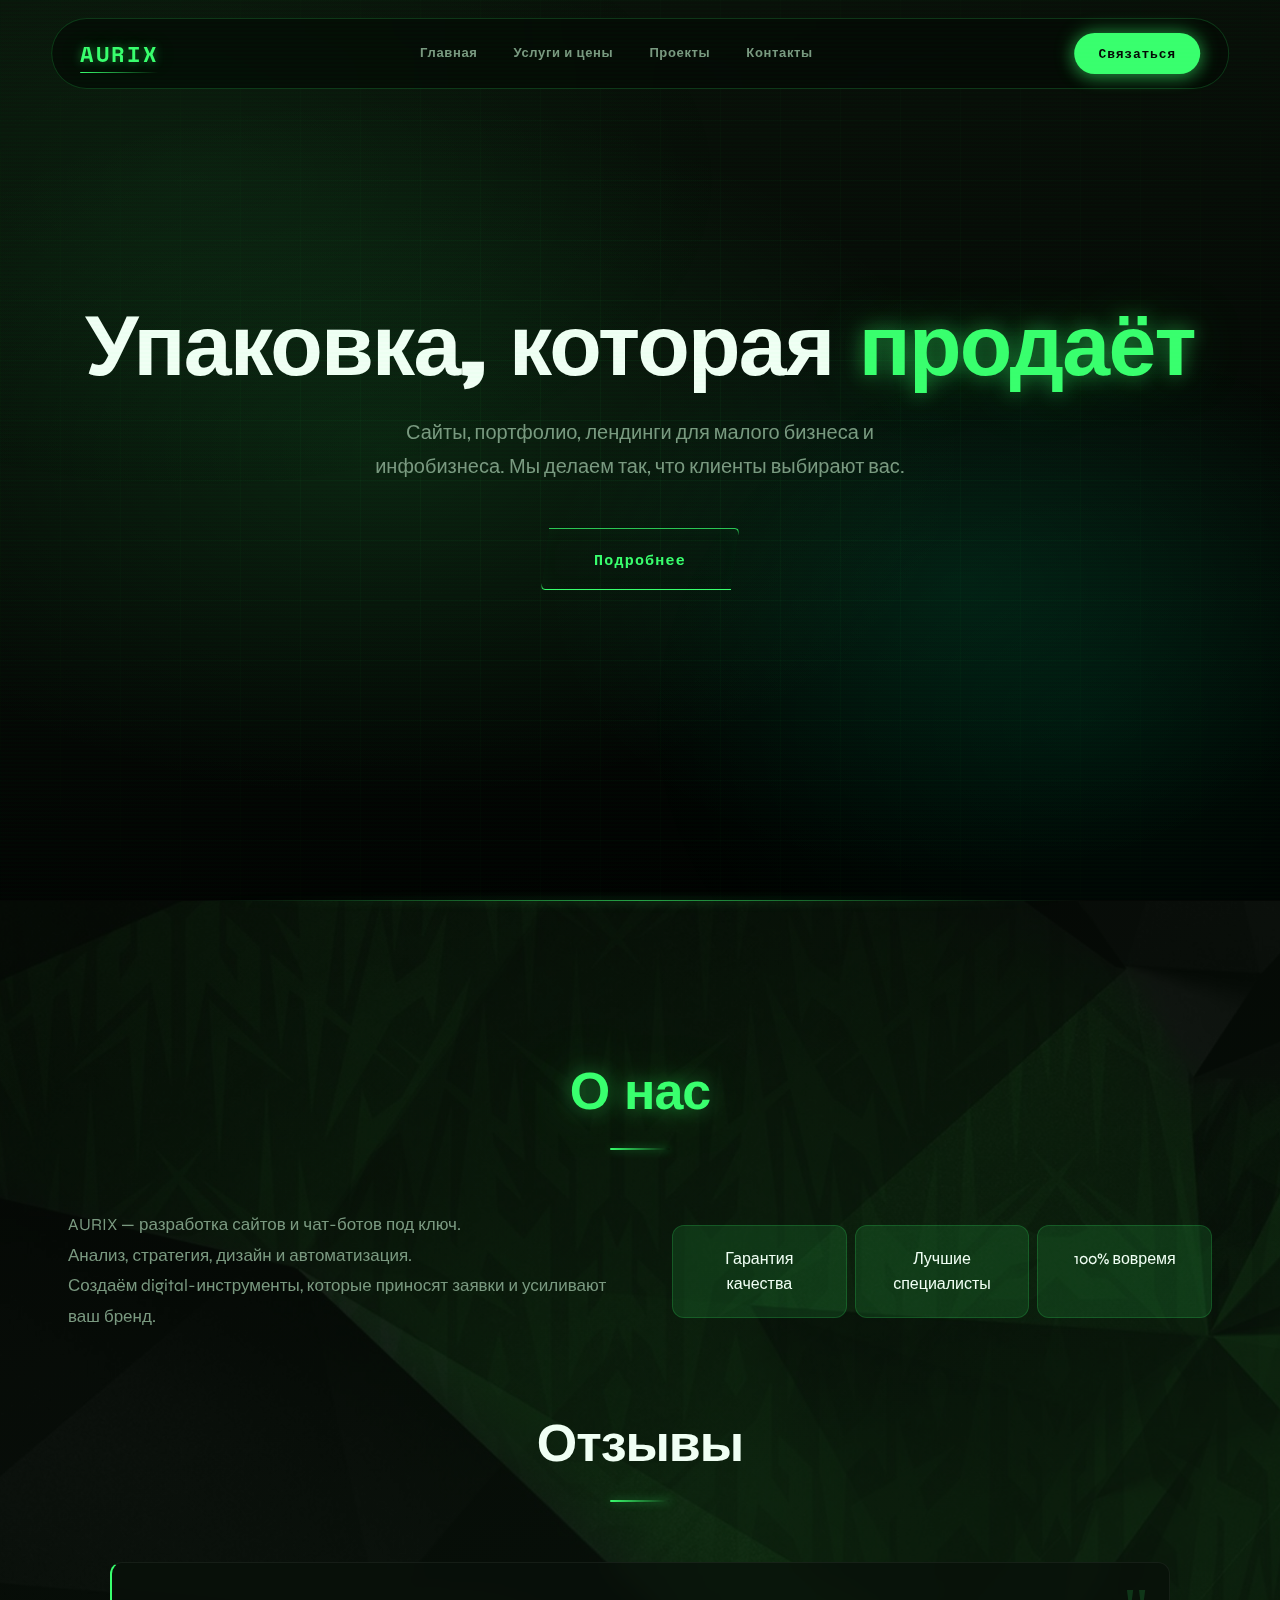
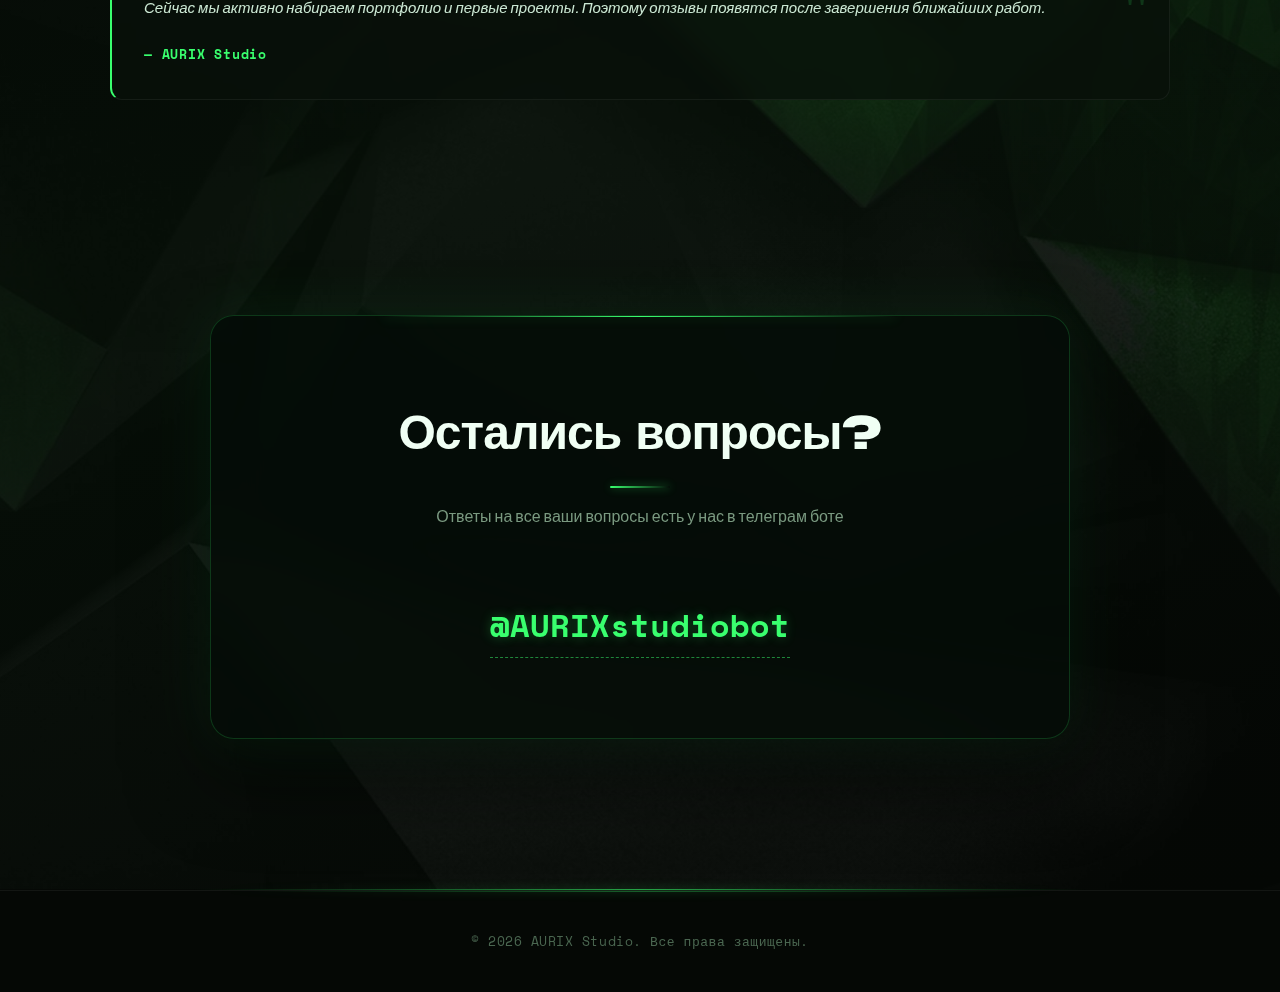
<file: index.html>
<!DOCTYPE html>
<html lang="ru">

<head>
    <meta charset="UTF-8" />
    <meta name="viewport" content="width=device-width, initial-scale=1.0" />
    <link rel="icon" href="img/favicon.jpg" type="image/jpg">
    <title>AURIX — упаковка бизнеса</title>
    <link href="https://fonts.googleapis.com/css2?family=Inter:wght@300;400;600;800&display=swap" rel="stylesheet">
    <link rel="stylesheet" href="styles/style.css">
</head>

<body>

    <header>
        <div class="logo">AURIX</div>
        <div class="burger" id="burger">
            <span></span>
            <span></span>
            <span></span>
        </div>
        <nav class="nav-menu" id="navMenu">
            <a href="index.html">Главная</a>
            <a href="pages/services.html">Услуги и цены</a>
            <a href="pages/portfolio.html">Проекты</a>
            <a href="pages/contacts.html">Контакты</a>
        </nav>
        <a class="telegram" href="https://t.me/Ilnaz_manager" target="_blank">Связаться</a>
    </header>

    <main>
        <section id="hero">
            <div class="hero-bg"></div>
            <div class="hero-content">
                <h1>Упаковка, которая <span class="glow">продаёт</span></h1>
                <p>Сайты, портфолио, лендинги для малого бизнеса и инфобизнеса. Мы делаем так, что клиенты выбирают вас.
                </p>
                <a href="#about" class="cta-button">Подробнее</a>
            </div>
        </section>

        <div class="lux-divider"></div>

        <section id="about" style="padding-top: 150px;">
            <div class="container">
                <h2><span class="glow">О нас</span></h2>
                <div class="about-grid">
                    <div class="about-text">
                        <p>AURIX — разработка сайтов и чат-ботов под ключ.<br>
Анализ, стратегия, дизайн и автоматизация.<br>
Создаём digital-инструменты, которые приносят заявки и усиливают ваш бренд.</p>
                    </div>
                    <div class="about-stats">
                        <div class="stat">Гарантия качества</div>
                        <div class="stat">Лучшие специалисты</div>
                        <div class="stat">100% вовремя</div>
                    </div>
                </div>
            </div>

            <div id="contpadd" class="container">
                <h2>Отзывы</h2>
                <div class="testimonial">
                    <p>
                        Сейчас мы активно набираем портфолио и первые проекты.
                        Поэтому отзывы появятся после завершения ближайших работ.
                    </p>
                    <cite>— AURIX Studio</cite>
                </div>

            </div>


            <section id="contact">
                <div class="container">
                    <h2>Остались вопросы?</h2>
                    <p>Ответы на все ваши вопросы есть у нас в телеграм боте</p>
                    <a href="https://t.me/AURIXstudiobot" target="_blank" class="contact-link">@AURIXstudiobot</a>
                </div>
            </section>
        </section>
    </main>

    <div class="lux-divider"></div>

    <footer>
        <p>© 2026 AURIX Studio. Все права защищены.</p>
    </footer>

    <script src="scripts/script.js"></script>
</body>

</html>
</file>
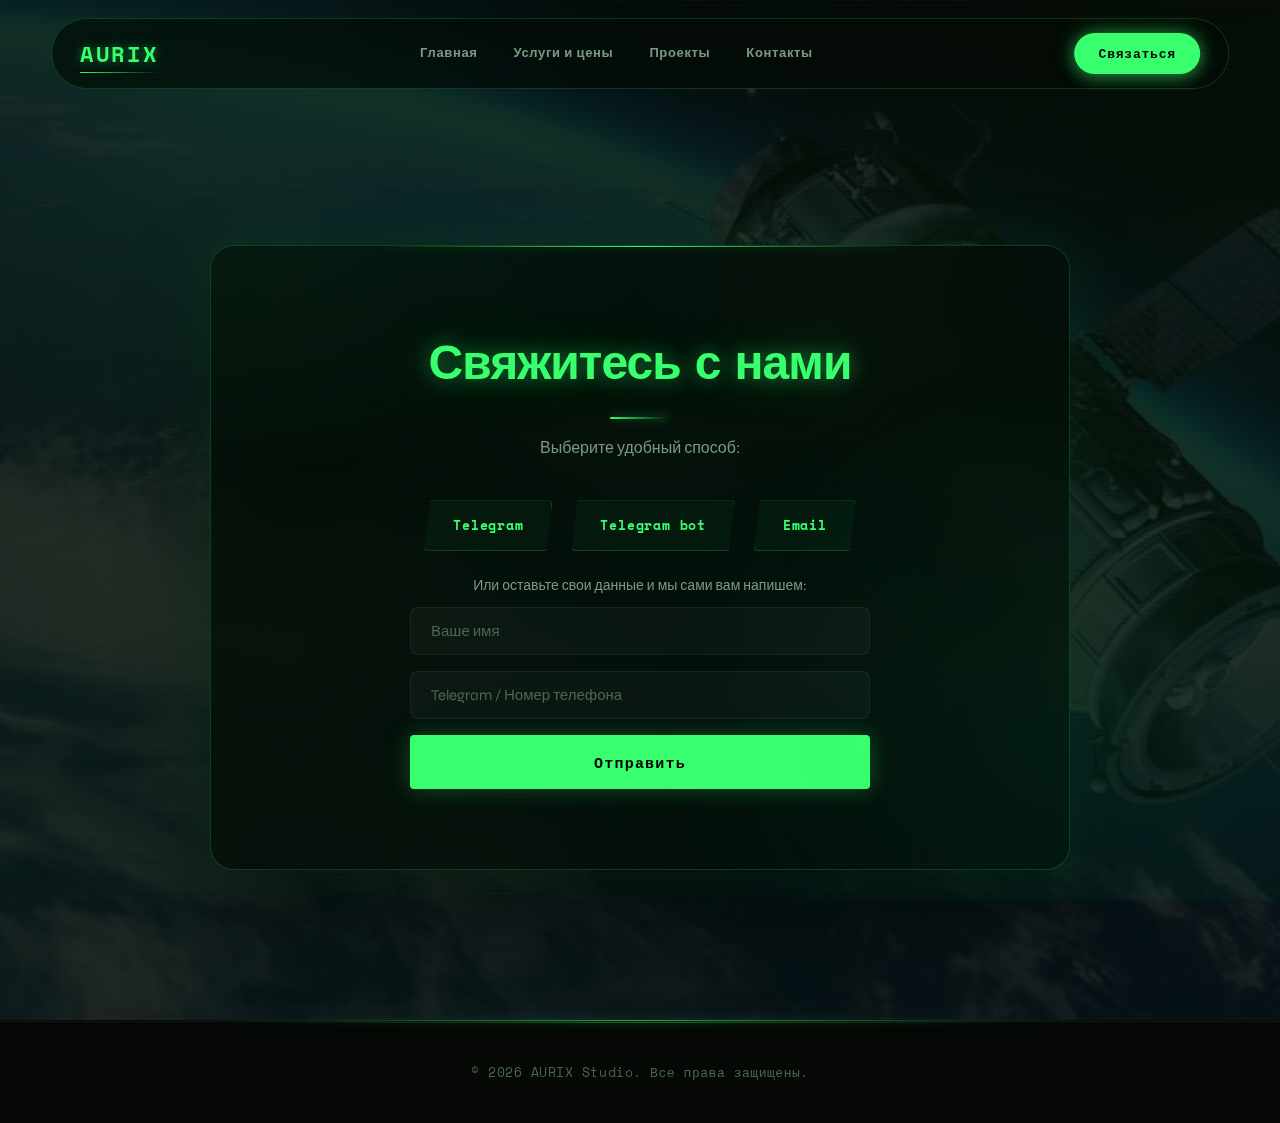
<file: pages/contacts.html>
<!DOCTYPE html>
<html lang="ru">

<head>
    <meta charset="UTF-8" />
    <meta name="viewport" content="width=device-width, initial-scale=1.0" />
    <link rel="icon" href="../img/favicon.png" type="image/png">
    <title>AURIX — упаковка бизнеса</title>
    <link href="https://fonts.googleapis.com/css2?family=Inter:wght@300;400;600;800&display=swap" rel="stylesheet">
    <link rel="stylesheet" href="../styles/style.css">
</head>

<body>

    <header>
        <div class="logo">AURIX</div>
        <div class="burger" id="burger">
            <span></span>
            <span></span>
            <span></span>
        </div>
        <nav class="nav-menu" id="navMenu">
            <a href="../index.html">Главная</a>
            <a href="services.html">Услуги и цены</a>
            <a href="portfolio.html">Проекты</a>
            <a href="contacts.html">Контакты</a>
        </nav>
        <a class="telegram" href="https://t.me/Ilnaz_manager" target="_blank">Связаться</a>
    </header>

    <main>
        <section id="contacts">
            <section id="contact">
                <div class="container">
                    <h2><span class="glow">Свяжитесь с нами</span></h2>
                    <p>Выберите удобный способ:</p>
                    <a href="https://t.me/Ilnaz_manager" class="contact-btn">Telegram</a>
                    <a href="https://t.me/AURIXstudiobot" class="contact-btn">Telegram bot</a>
                    <a href="mailto:aurix@internet.ru" class="contact-btn">Email</a>

                    <p style="font-size: 14px; margin-bottom: 10px;">Или оставьте свои данные и мы сами вам напишем:</p>

                    <form class="contact-form" id="contactForm">
                        <input type="text" name="name" placeholder="Ваше имя" required>
                        <input type="text" name="contact" placeholder="Telegram / Номер телефона" required>
                        <button type="submit">Отправить</button>
                    </form>

                </div>
            </section>
        </section>
    </main>

    <div class="lux-divider"></div>

    <footer>
        <p>© 2026 AURIX Studio. Все права защищены.</p>

    </footer>

    <script src="../scripts/script.js"></script>
</body>

</html>
</file>
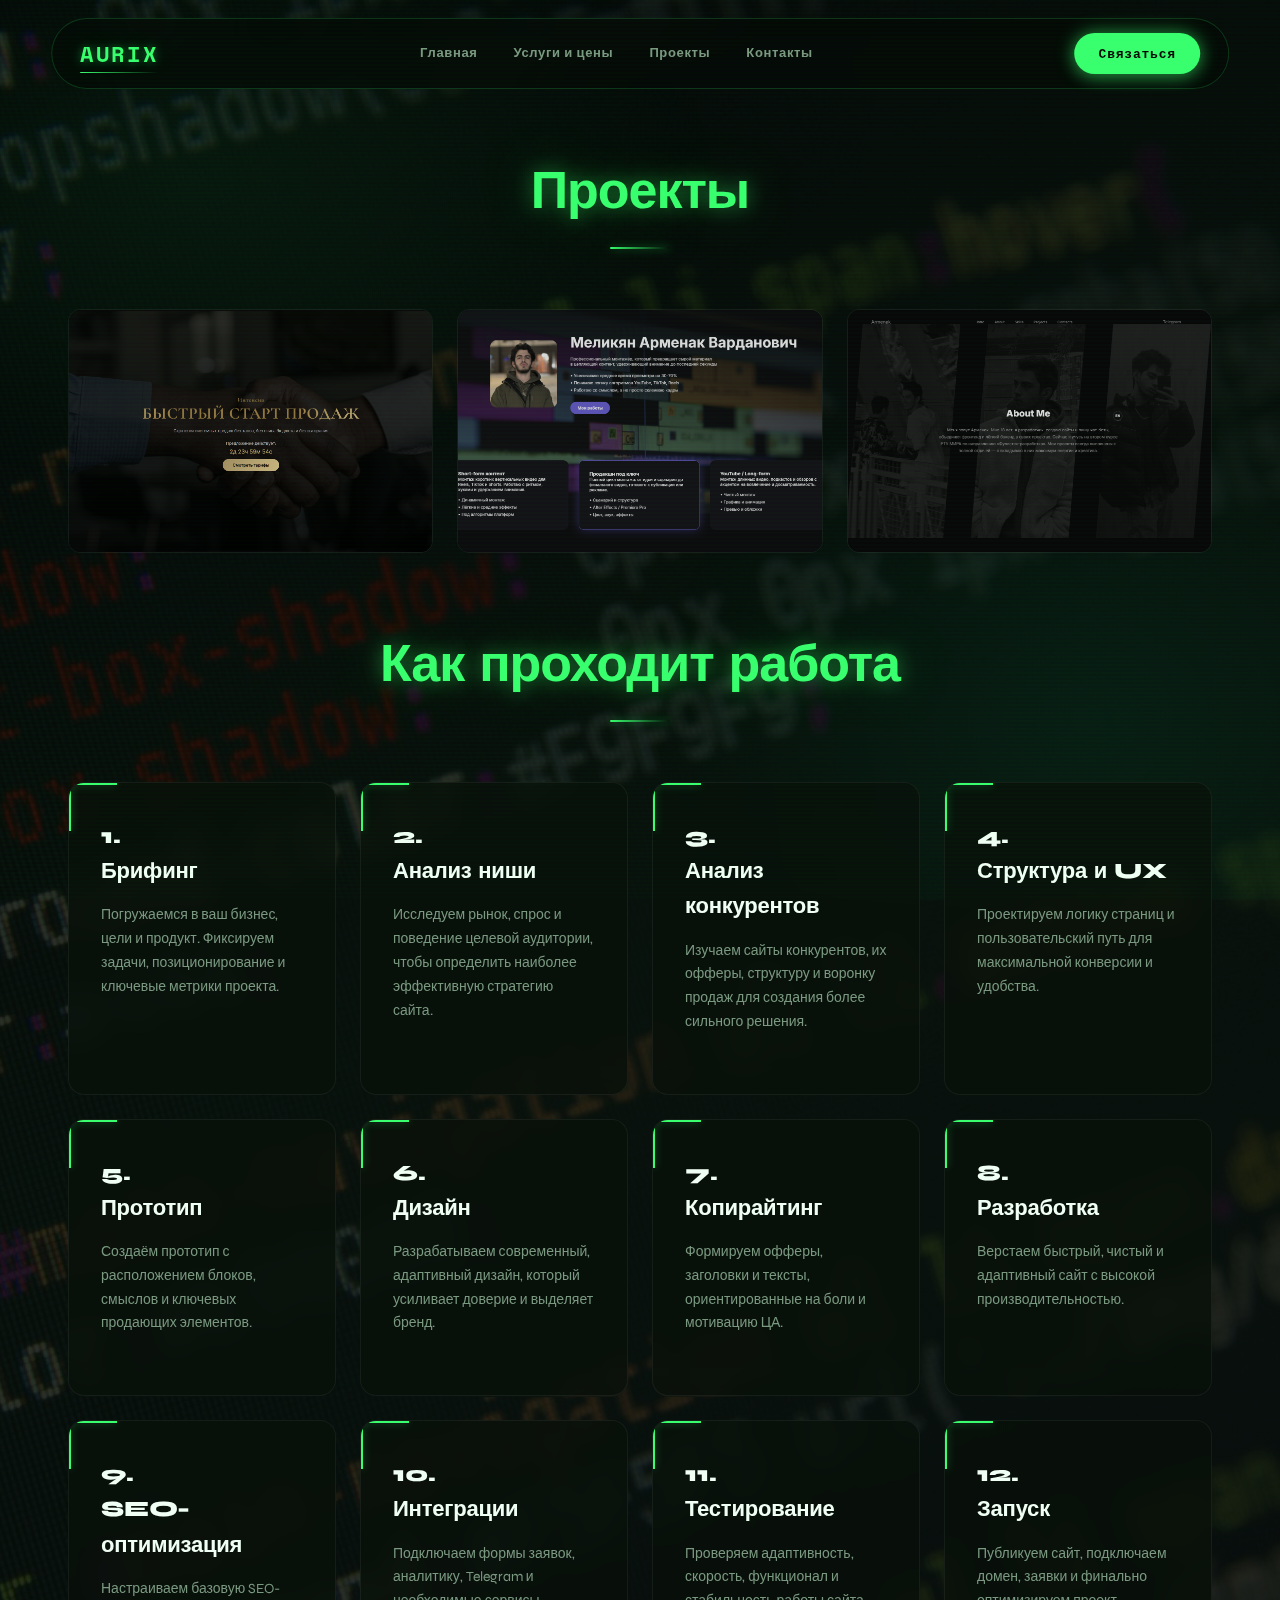
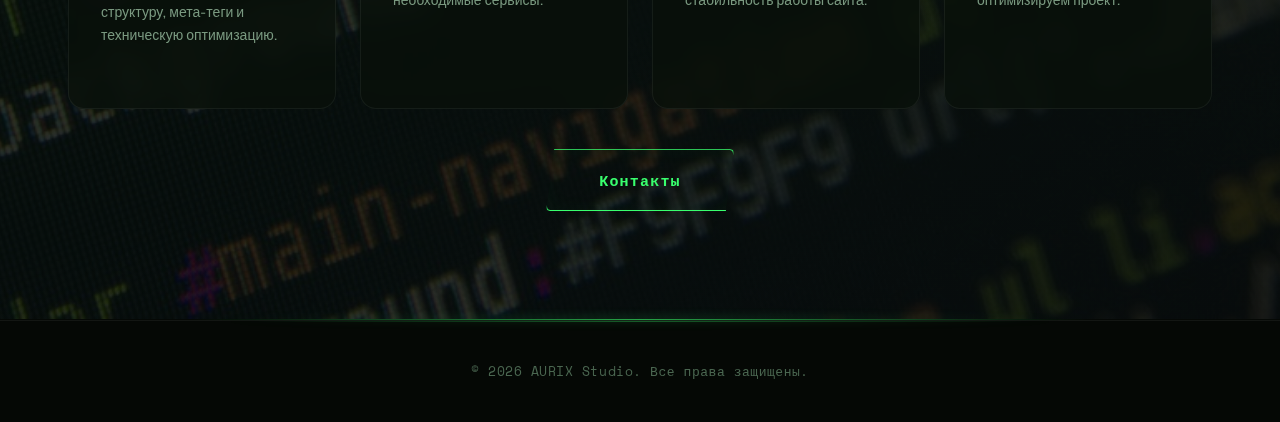
<file: pages/portfolio.html>
<!DOCTYPE html>
<html lang="ru">

<head>
    <meta charset="UTF-8" />
    <meta name="viewport" content="width=device-width, initial-scale=1.0" />
    <link rel="icon" href="img/favicon.jpg" type="image/jpg">
    <title>AURIX — упаковка бизнеса</title>
    <link href="https://fonts.googleapis.com/css2?family=Inter:wght@300;400;600;800&display=swap" rel="stylesheet">
    <link rel="stylesheet" href="../styles/style.css">
</head>

<body>

    <header>
        <div class="logo">AURIX</div>
        <div class="burger" id="burger">
            <span></span>
            <span></span>
            <span></span>
        </div>
        <nav class="nav-menu" id="navMenu">
            <a href="../index.html">Главная</a>
            <a href="services.html">Услуги и цены</a>
            <a href="portfolio.html">Проекты</a>
            <a href="contacts.html">Контакты</a>
        </nav>
        <a class="telegram" href="https://t.me/Ilnaz_manager" target="_blank">Связаться</a>
    </header>

    <section id="portfolio" style="padding-top: 150px;">
        <div class="container">
            <h2><span class="glow">Проекты</span></h2>
            <div class="portfolio-grid">
                <a href="https://meliqyanarmenak-droid.github.io/info-prod/">
                    <div class="portfolio-item">
                        <img src="../img/Снимок экрана 2026-02-19 164809.png" alt="Проект 1">
                        <div class="overlay">
                            <h4 style="color: aliceblue;">Интенсив по продажам</h4>
                            <p>Сайт для инфо-продукта</p>
                        </div>
                    </div>
                </a>
                <a href="https://meliqyanarmenak-droid.github.io/editing-portfolio/">
                    <div class="portfolio-item">
                        <img src="../img/Снимок экрана 2026-02-19 164839.png" alt="Проект 2">
                        <div class="overlay">
                            <h4 style="color: aliceblue;">Портфолио</h4>
                            <p>сайт-портфолио для монтажера</p>
                        </div>
                    </div>
                </a>

                <a href="https://meliqyanarmenak-droid.github.io/portfolio/">
                    <div class="portfolio-item">
                        <img src="../img/Снимок экрана 2026-02-19 164928.png" alt="Проект 3">
                        <div class="overlay">
                            <h4 style="color: aliceblue;">личный сайт</h4>
                            <p>для лучшей презентации себя</p>
                        </div>
                    </div>
                </a>
            </div>
        </div>

        <div class="container" style="margin-top: 70px;">
    <h2><span class="glow">Как проходит работа</span></h2>

    <div class="services-grid">

        <div class="service-card">
            <h3>1.<br>Брифинг</h3>
            <p>
                Погружаемся в ваш бизнес, цели и продукт. Фиксируем задачи,
                позиционирование и ключевые метрики проекта.
            </p>
        </div>

        <div class="service-card">
            <h3>2.<br>Анализ ниши</h3>
            <p>
                Исследуем рынок, спрос и поведение целевой аудитории,
                чтобы определить наиболее эффективную стратегию сайта.
            </p>
        </div>

        <div class="service-card">
            <h3>3.<br>Анализ конкурентов</h3>
            <p>
                Изучаем сайты конкурентов, их офферы, структуру
                и воронку продаж для создания более сильного решения.
            </p>
        </div>

        <div class="service-card">
            <h3>4.<br>Структура и UX</h3>
            <p>
                Проектируем логику страниц и пользовательский путь
                для максимальной конверсии и удобства.
            </p>
        </div>

        <div class="service-card">
            <h3>5.<br>Прототип</h3>
            <p>
                Создаём прототип с расположением блоков,
                смыслов и ключевых продающих элементов.
            </p>
        </div>

        <div class="service-card">
            <h3>6.<br>Дизайн</h3>
            <p>
                Разрабатываем современный, адаптивный дизайн,
                который усиливает доверие и выделяет бренд.
            </p>
        </div>

        <div class="service-card">
            <h3>7.<br>Копирайтинг</h3>
            <p>
                Формируем офферы, заголовки и тексты,
                ориентированные на боли и мотивацию ЦА.
            </p>
        </div>

        <div class="service-card">
            <h3>8.<br>Разработка</h3>
            <p>
                Верстаем быстрый, чистый и адаптивный сайт
                с высокой производительностью.
            </p>
        </div>

        <div class="service-card">
            <h3>9.<br>SEO-оптимизация</h3>
            <p>
                Настраиваем базовую SEO-структуру,
                мета-теги и техническую оптимизацию.
            </p>
        </div>

        <div class="service-card">
            <h3>10.<br>Интеграции</h3>
            <p>
                Подключаем формы заявок, аналитику,
                Telegram и необходимые сервисы.
            </p>
        </div>

        <div class="service-card">
            <h3>11.<br>Тестирование</h3>
            <p>
                Проверяем адаптивность, скорость,
                функционал и стабильность работы сайта.
            </p>
        </div>

        <div class="service-card">
            <h3>12.<br>Запуск</h3>
            <p>
                Публикуем сайт, подключаем домен,
                заявки и финально оптимизируем проект.
            </p>
        </div>

    </div>
</div>

<div style="text-align: center; margin-top: 40px;">
    <a href="contacts.html" class="cta-button">Контакты</a>
</div>

    </section>

    <div class="lux-divider"></div>

    <footer>
        <p>© 2026 AURIX Studio. Все права защищены.</p>
    </footer>

    <script src="../scripts/script.js"></script>
</body>

</html>
</file>
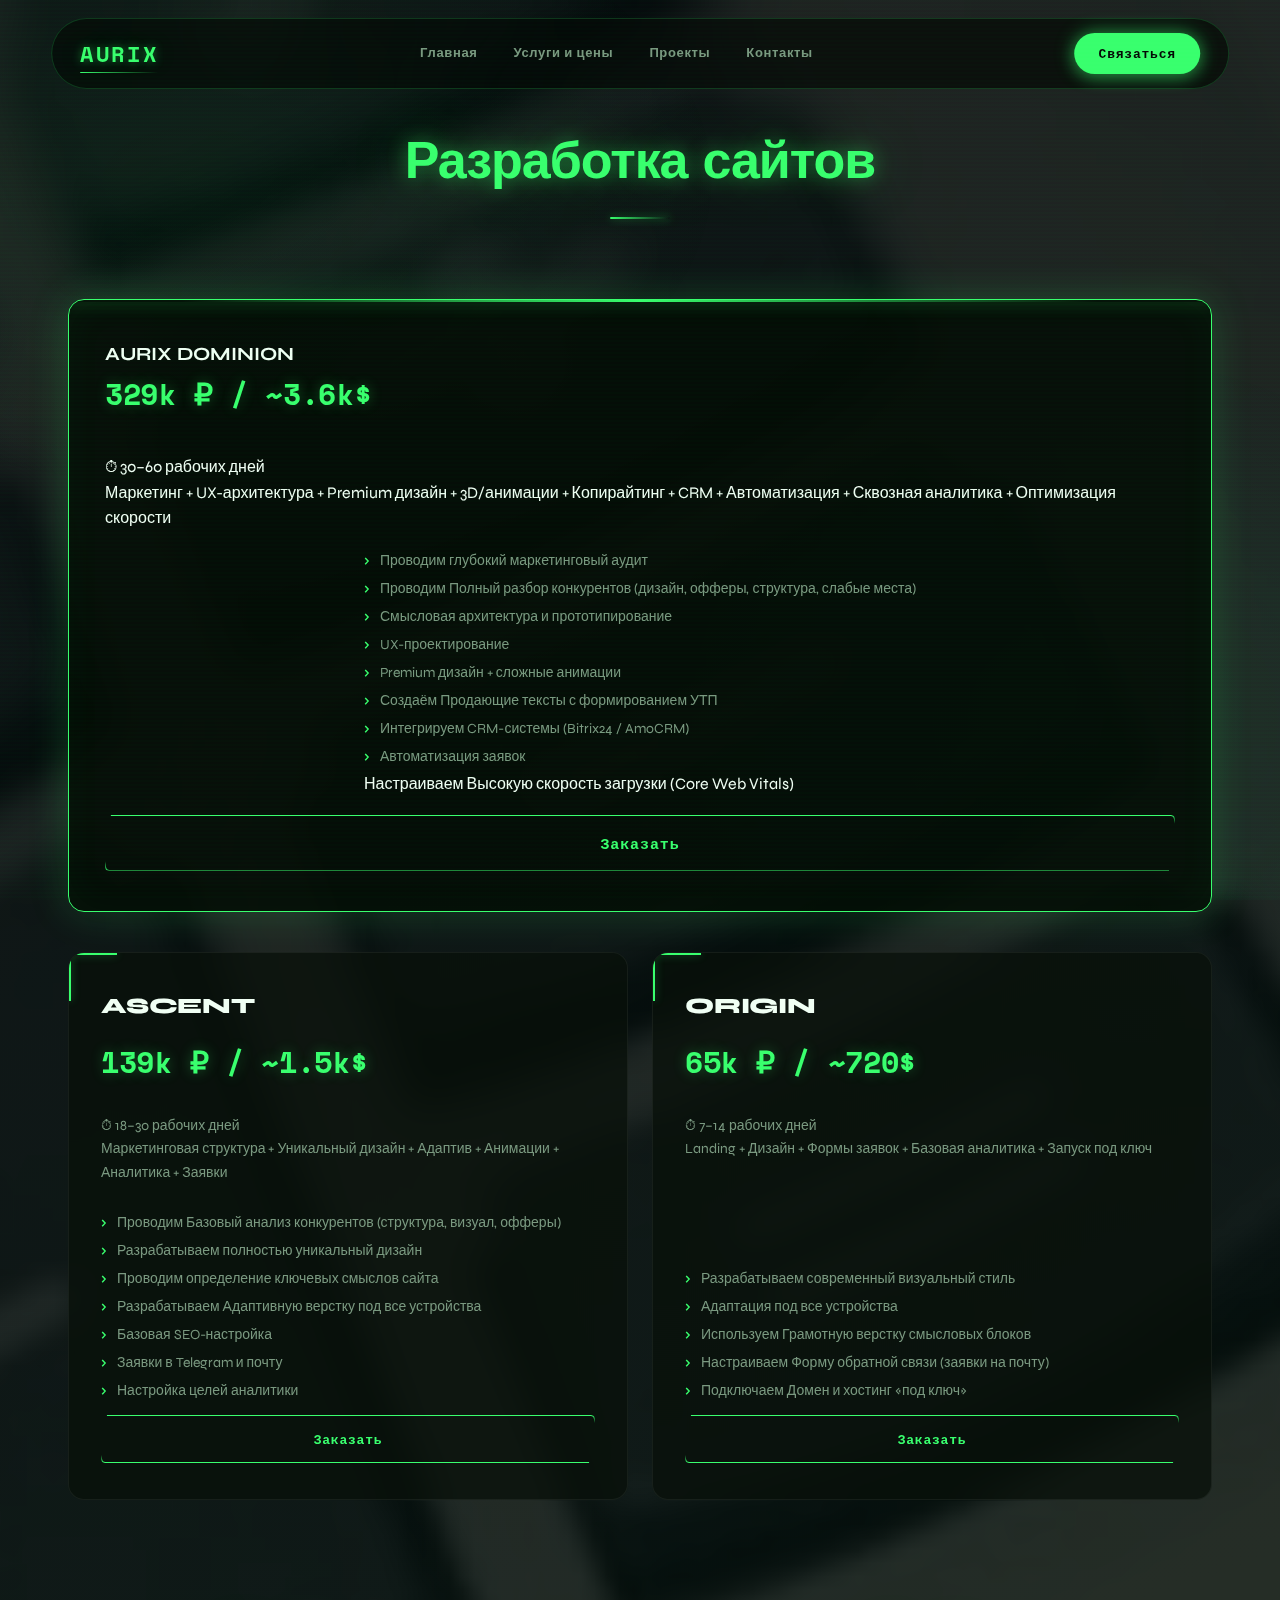
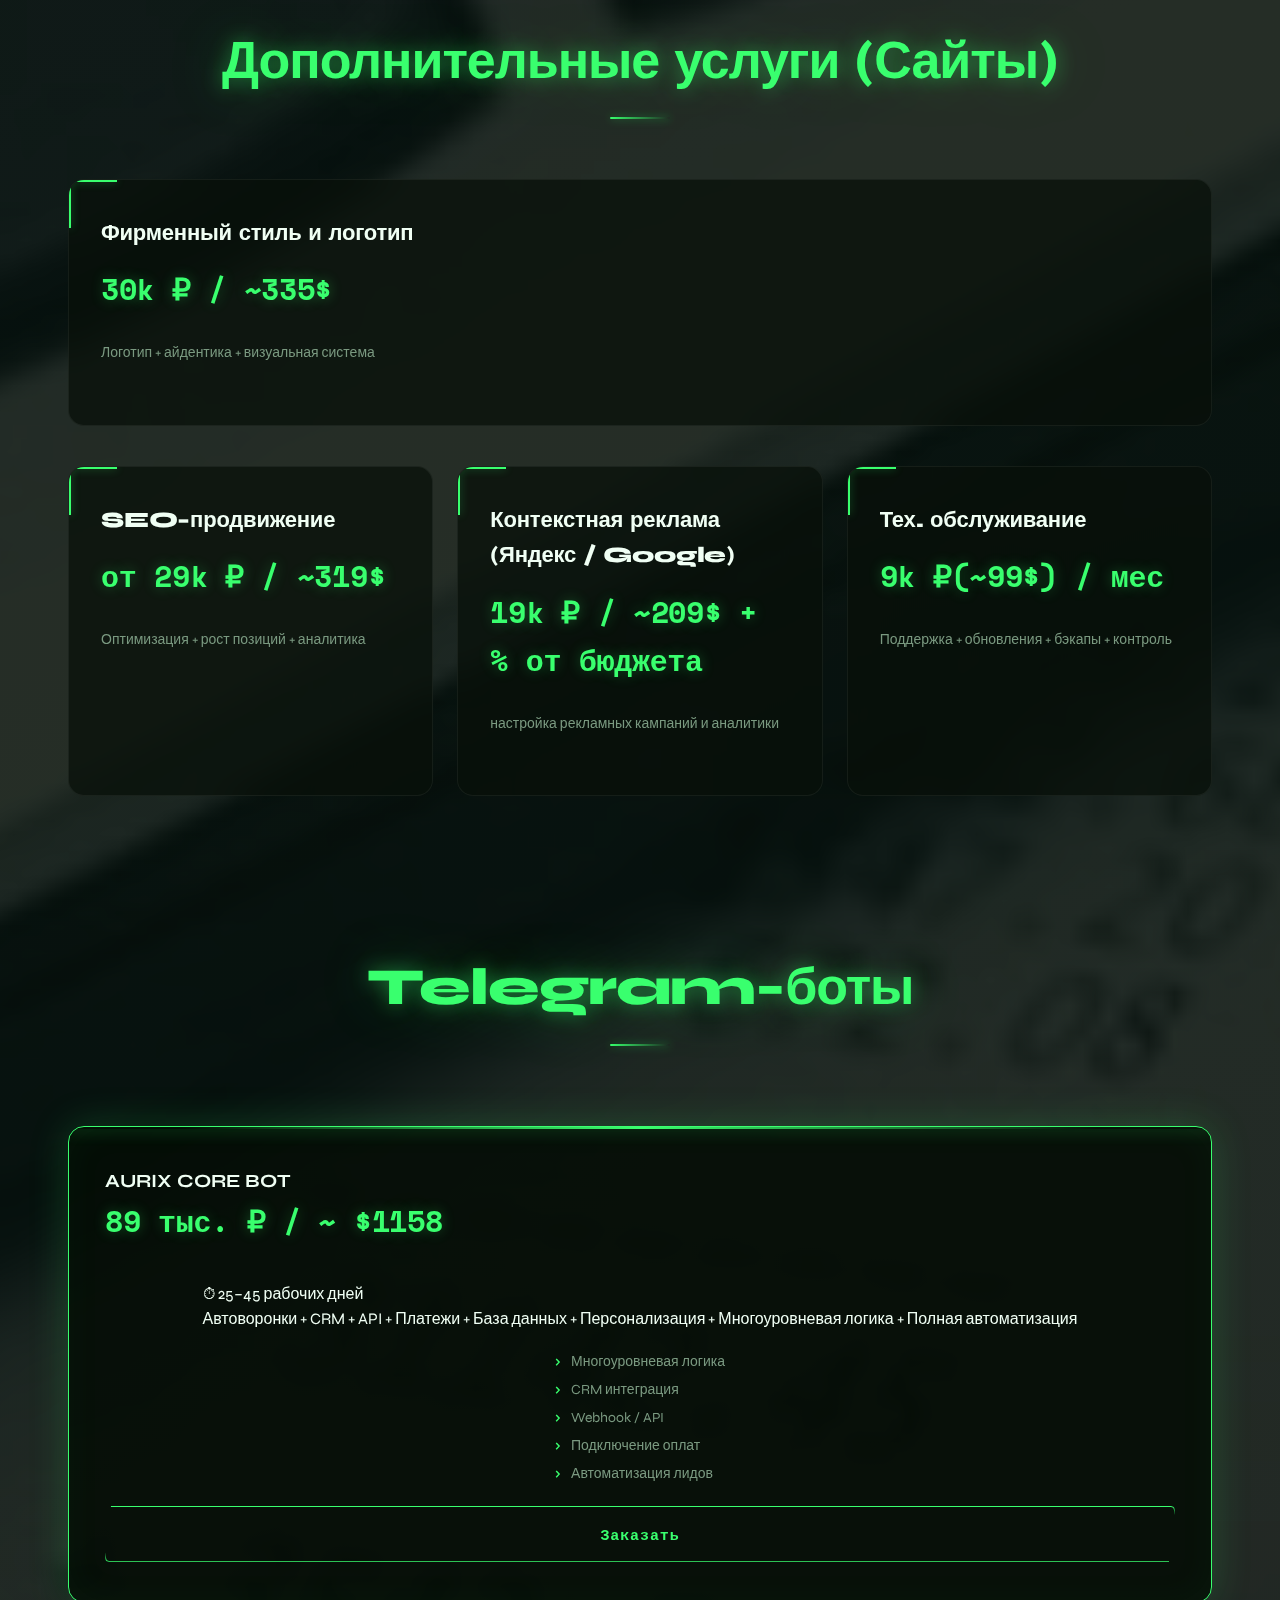
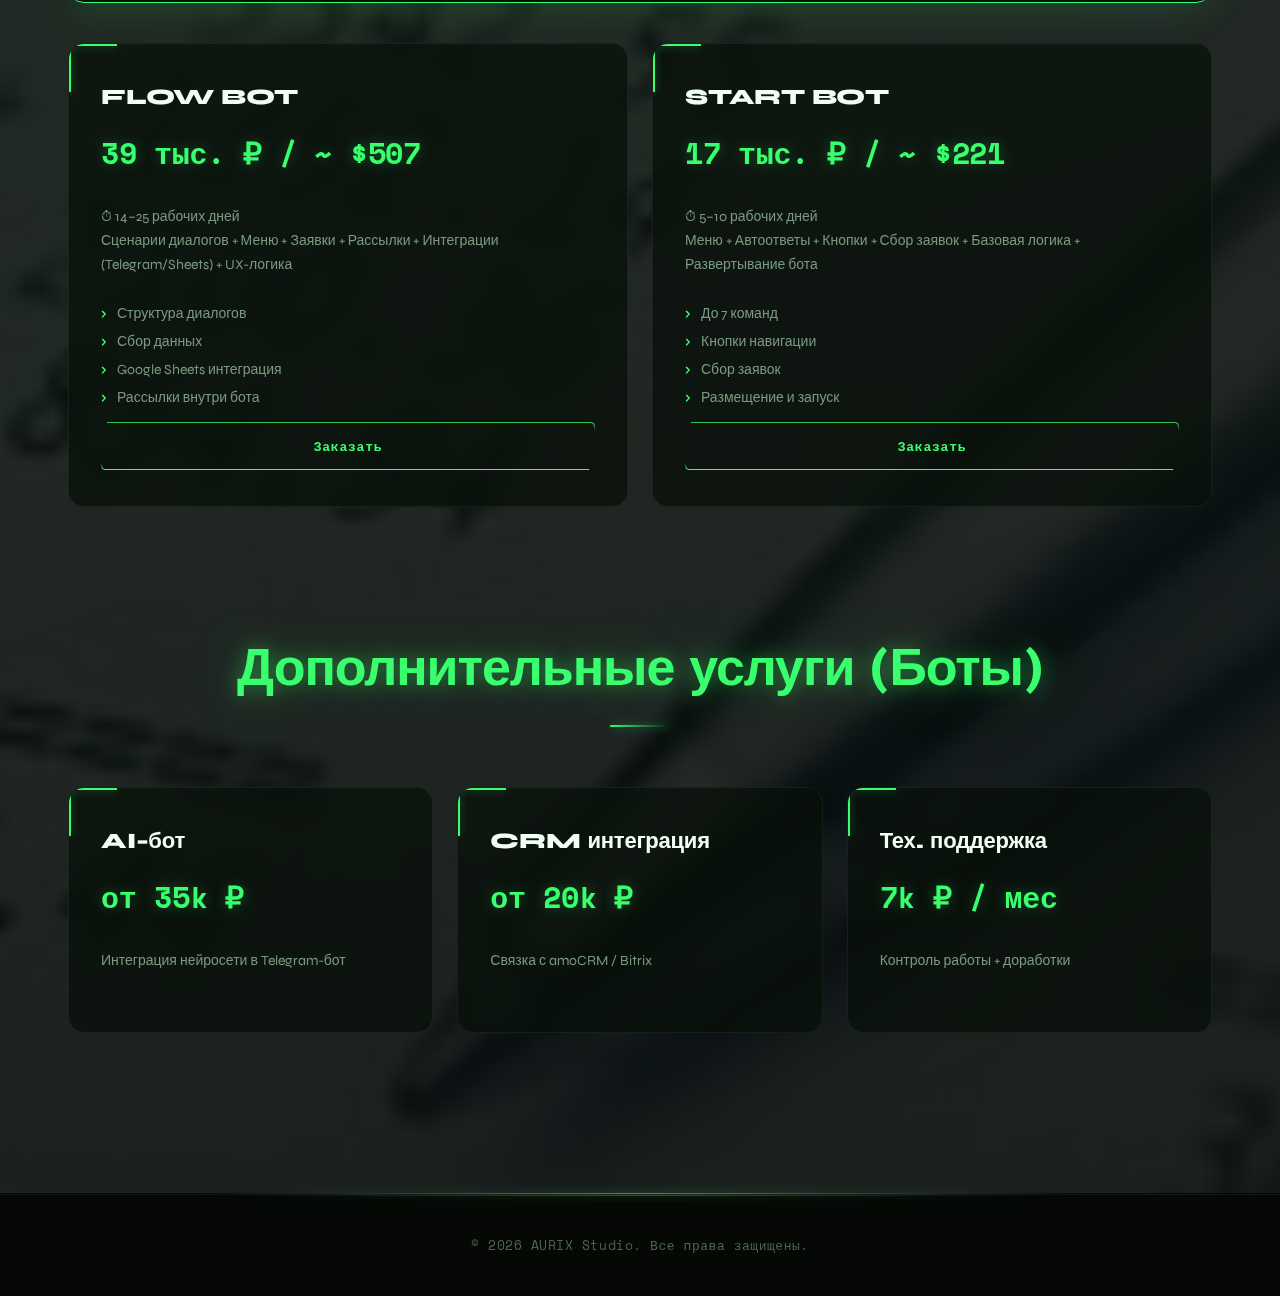
<file: pages/services.html>
<!DOCTYPE html>
<html lang="ru">

<head>
    <meta charset="UTF-8" />
    <meta name="viewport" content="width=device-width, initial-scale=1.0" />
    <link rel="icon" href="img/favicon.jpg" type="image/jpg">
    <title>AURIX — упаковка бизнеса</title>
    <link href="https://fonts.googleapis.com/css2?family=Inter:wght@300;400;600;800&display=swap" rel="stylesheet">
    <link rel="stylesheet" href="../styles/style.css">
</head>

<body>

    <header>
        <div class="logo">AURIX</div>
        <div class="burger" id="burger">
            <span></span>
            <span></span>
            <span></span>
        </div>
        <nav class="nav-menu" id="navMenu">
            <a href="../index.html">Главная</a>
            <a href="services.html">Услуги и цены</a>
            <a href="portfolio.html">Проекты</a>
            <a href="contacts.html">Контакты</a>
        </nav>
        <a class="telegram" href="https://t.me/Ilnaz_manager" target="_blank">Связаться</a>
    </header>

    <section id="services" style="padding: 150px;">
        <div class="container">
            <h2><span class="glow">Разработка сайтов</span></h2>
            <div class="services-grid-row">
                <div class="lux-card card">
                    <h3>AURIX DOMINION</h3>
                    <div class="price">329k ₽ / ~3.6k$</div>
                    <p>⏱ 30–60 рабочих дней<br>
                        Маркетинг + UX-архитектура + Premium дизайн + 3D/анимации + Копирайтинг + CRM + Автоматизация +
                        Сквозная аналитика + Оптимизация скорости</p>
                    
                    <ul>
                        <li>Проводим глубокий маркетинговый аудит</li>
                        <li>Проводим Полный разбор конкурентов (дизайн, офферы, структура, слабые места)</li>
                        <li>Смысловая архитектура и прототипирование</li>
                        <li>UX-проектирование</li>
                        <li>Premium дизайн + сложные анимации</li>
                        <li>Создаём Продающие тексты с формированием УТП</li>
                        <li>Интегрируем CRM-системы (Bitrix24 / AmoCRM)</li>
                        <li>Автоматизация заявок</li>
                        <il>Настраиваем Высокую скорость загрузки (Core Web Vitals)</il>

                    </ul>
                    <button class="buy-btn" style="margin-top: 10px;">Заказать</button>
                </div>
            </div>
            <div class="services-grid-row">

                <div class="service-card card">
                    <h3>ASCENT</h3>
                    <div class="price">139k ₽ / ~1.5k$</div>
                    <p>⏱ 18–30 рабочих дней<br>
                    Маркетинговая структура + Уникальный дизайн + Адаптив + Анимации + Аналитика + Заявки</p>
                    
                    <ul>
                        <li>Проводим Базовый анализ конкурентов (структура, визуал, офферы)</li>
                        <li>Разрабатываем полностью уникальный дизайн</li>
                        <li>Проводим определение ключевых смыслов сайта</li>
                        <li>Разрабатываем Адаптивную верстку под все устройства</li>
                        <li>Базовая SEO-настройка</li>
                        <li>Заявки в Telegram и почту</li>
                        <li>Настройка целей аналитики</li>
                    </ul>
                    <button class="buy-btn" style="margin-top: 10px;">Заказать</button>
                </div>

                <div class="service-card card">
                    <h3>ORIGIN</h3>
                    <div class="price">65k ₽ / ~720$</div>
                    <p>⏱ 7–14 рабочих дней<br>
                        Landing + Дизайн + Формы заявок + Базовая аналитика + Запуск под ключ</p>
                    
                    <ul>
                        <li>Разрабатываем современный визуальный стиль</li>
                        <li>Адаптация под все устройства</li>
                        <li>Используем Грамотную верстку смысловых блоков</li>
                        <li>Настраиваем Форму обратной связи (заявки на почту)</li>
                        <li>Подключаем Домен и хостинг «под ключ»</li>
                    </ul>
                    <button class="buy-btn" style="margin-top: 10px;">Заказать</button>
                </div>



            </div>

            <h2 style="margin-top:120px;"><span class="glow">Дополнительные услуги (Сайты)</span></h2>

            <div class="services-grid-row">
                <div class="service-card card">
                    <h3>Фирменный стиль и логотип</h3>
                    <div class="price">30k ₽ / ~335$</div>
                    <p>Логотип + айдентика + визуальная система</p>
                </div>
            </div>

            <div class="services-grid-row">
                <div class="service-card card">
                    <h3>SEO-продвижение</h3>
                    <div class="price">от 29k ₽ / ~319$</div>
                    <p>Оптимизация + рост позиций + аналитика</p>
                </div>

                <div class="service-card card">
                    <h3>Контекстная реклама (Яндекс / Google)</h3>
                    <div class="price">19k ₽ / ~209$ + % от бюджета</div>
                    <p>настройка рекламных кампаний и аналитики</p>
                </div>

                <div class="service-card card">
                    <h3>Тех. обслуживание</h3>
                    <div class="price">9k ₽(~99$) / мес</div>
                    <p>Поддержка + обновления + бэкапы + контроль</p>
                </div>
            </div>

            <h2 style="margin-top:150px;"><span class="glow">Telegram-боты</span></h2>

            <div class="services-grid-row">

                <div class="lux-card card">
                    <h3>AURIX CORE BOT</h3>
                    <div class="price">89 тыс. ₽ / ~ $1158</div>
                    <p>⏱ 25–45 рабочих дней<br>
                        Автоворонки + CRM + API + Платежи + База данных + Персонализация + Многоуровневая логика + Полная
                        автоматизация</p>
                    <ul>
                        <li>Многоуровневая логика</li>
                        <li>CRM интеграция</li>
                        <li>Webhook / API</li>
                        <li>Подключение оплат</li>
                        <li>Автоматизация лидов</li>
                    </ul>
                    <button class="buy-btn" style="margin-top: 10px;">Заказать</button>
                </div>
            </div>
            <div class="services-grid-row">

                <div class="service-card card">
                    <h3>FLOW BOT</h3>
                    <div class="price">39 тыс. ₽ / ~ $507</div>
                    <p>⏱ 14–25 рабочих дней<br>
                        Сценарии диалогов + Меню + Заявки + Рассылки + Интеграции (Telegram/Sheets) + UX-логика</p>
                    <ul>
                        <li>Структура диалогов</li>
                        <li>Сбор данных</li>
                        <li>Google Sheets интеграция</li>
                        <li>Рассылки внутри бота</li>
                    </ul>
                    <button class="buy-btn" style="margin-top: 10px;">Заказать</button>
                </div>

                <div class="service-card card">
                    <h3>START BOT</h3>
                    <div class="price">17 тыс. ₽ / ~ $221</div>
                    <p>⏱ 5–10 рабочих дней<br>
                    Меню + Автоответы + Кнопки + Сбор заявок + Базовая логика + Развертывание бота</p>
                    <ul>
                        <li>До 7 команд</li>
                        <li>Кнопки навигации</li>
                        <li>Сбор заявок</li>
                        <li>Размещение и запуск</li>
                    </ul>
                    <button class="buy-btn" style="margin-top: 10px;">Заказать</button>
                </div>

            </div>

            <h2 style="margin-top:120px;"><span class="glow">Дополнительные услуги (Боты)</span></h2>

            <div class="services-grid-row">
                <div class="service-card card">
                    <h3>AI-бот</h3>
                    <div class="price">от 35k ₽</div>
                    <p>Интеграция нейросети в Telegram-бот</p>
                </div>

                <div class="service-card card">
                    <h3>CRM интеграция</h3>
                    <div class="price">от 20k ₽</div>
                    <p>Связка с amoCRM / Bitrix</p>
                </div>

                <div class="service-card card">
                    <h3>Тех. поддержка</h3>
                    <div class="price">7k ₽ / мес</div>
                    <p>Контроль работы + доработки</p>
                </div>
            </div>

        </div>
    </section>


    <div class="lux-divider"></div>

    <footer>
        <p>© 2026 AURIX Studio. Все права защищены.</p>
    </footer>

    <div id="payment-modal" class="modal">
        <div class="modal-content">
            <span class="close-modal">&times;</span>
            <h3>Услуги по тарифу</h3>
            <p id="modal-service-name"></p>
            <p class="modal-price"></p>
            <p class="modal-info"></p>
            <form id="payment-form">
                <div style="text-align: center;">
                    <a href="contacts.html" class="contact-btn">Оставить заявку / Связаться</a>
                </div>
            </form>
            <p class="modal-note">* Свяжитесь с нами через раздел "контакты"</p>
        </div>
    </div>

    <script src="../scripts/script.js"></script>
</body>

</html>
</file>
<file: styles/style.css>
@import url('https://fonts.googleapis.com/css2?family=Syne:wght@400;600;700;800&family=Space+Mono:ital,wght@0,400;0,700;1,400&display=swap');

:root {
    --bg:          #050805;
    --bg2:         #0a0f0a;
    --white:       #f0fff4;
    --gray:        #7a9980;
    --gray2:       #4a6650;
    --accent:      #39ff6e;
    --accent2:     #00ffa3;
    --accent-dim:  rgba(57, 255, 110, 0.12);
    --accent-glow: rgba(57, 255, 110, 0.45);
    --accent-glow2:rgba(0, 255, 163, 0.3);
    --border:      rgba(57, 255, 110, 0.18);
    --border-soft: rgba(255, 255, 255, 0.06);
    --card-bg:     rgba(8, 16, 10, 0.75);
    --font-head:   'Syne', sans-serif;
    --font-mono:   'Space Mono', monospace;
}

*, *::before, *::after {
    margin: 0;
    padding: 0;
    box-sizing: border-box;
}

html { scroll-behavior: smooth; }

body {
    font-family: var(--font-head);
    background: var(--bg);
    color: var(--white);
    line-height: 1.6;
    overflow-x: hidden;
}

body::before {
    content: '';
    position: fixed;
    inset: 0;
    background-image: repeating-linear-gradient(
        0deg,
        transparent,
        transparent 2px,
        rgba(0, 255, 80, 0.015) 2px,
        rgba(0, 255, 80, 0.015) 4px
    );
    pointer-events: none;
    z-index: 9999;
}

body::after {
    content: '';
    position: fixed;
    inset: 0;
    background:
        radial-gradient(ellipse 60% 50% at 15% 20%, rgba(57,255,110,0.06) 0%, transparent 70%),
        radial-gradient(ellipse 50% 60% at 85% 80%, rgba(0,255,163,0.05) 0%, transparent 70%);
    pointer-events: none;
    z-index: 0;
    animation: bgPulse 8s ease-in-out infinite alternate;
}

@keyframes bgPulse {
    0%   { opacity: 0.6; }
    100% { opacity: 1; }
}

::selection {
    background: var(--accent);
    color: #000;
}

::-webkit-scrollbar { width: 4px; }
::-webkit-scrollbar-track { background: var(--bg); }
::-webkit-scrollbar-thumb { background: var(--accent); border-radius: 4px; }

header {
    position: fixed;
    top: 18px;
    left: 50%;
    transform: translateX(-50%);
    width: 92%;
    max-width: 1300px;
    display: flex;
    justify-content: space-between;
    align-items: center;
    padding: 14px 28px;
    background: rgba(5, 8, 5, 0.7);
    backdrop-filter: blur(24px) saturate(160%);
    border-radius: 60px;
    border: 1px solid var(--border);
    z-index: 1000;
    transition: border-color 0.4s, box-shadow 0.4s;
    box-shadow: 0 0 0 transparent;
}

header:hover {
    border-color: rgba(57, 255, 110, 0.38);
    box-shadow: 0 0 40px rgba(57, 255, 110, 0.08), inset 0 0 40px rgba(57, 255, 110, 0.03);
}

.logo {
    font-family: var(--font-mono);
    font-weight: 700;
    font-size: 22px;
    letter-spacing: 0.12em;
    color: var(--accent);
    text-shadow:
        0 0 10px var(--accent-glow),
        0 0 30px rgba(57, 255, 110, 0.2);
    position: relative;
}

.logo::after {
    content: '';
    position: absolute;
    bottom: -2px;
    left: 0;
    width: 100%;
    height: 1px;
    background: linear-gradient(90deg, var(--accent), transparent);
}

.logo img { display: block; }

.nav-menu {
    display: flex;
    gap: 4px;
}

.nav-menu a {
    position: relative;
    color: var(--gray);
    text-decoration: none;
    font-size: 13px;
    letter-spacing: 0.05em;
    padding: 8px 16px;
    border-radius: 30px;
    transition: color 0.3s, background 0.3s;
    font-family: var(--font-head);
    font-weight: 600;
    overflow: hidden;
}

.nav-menu a::before {
    content: '';
    position: absolute;
    inset: 0;
    background: var(--accent-dim);
    border-radius: 30px;
    opacity: 0;
    transform: scale(0.85);
    transition: opacity 0.3s, transform 0.3s;
}

.nav-menu a:hover { color: var(--accent); }
.nav-menu a:hover::before { opacity: 1; transform: scale(1); }

.telegram {
    font-family: var(--font-mono);
    color: var(--bg);
    background: var(--accent);
    text-decoration: none;
    font-weight: 700;
    font-size: 13px;
    letter-spacing: 0.06em;
    padding: 10px 24px;
    border-radius: 30px;
    transition: all 0.3s ease;
    position: relative;
    overflow: hidden;
    box-shadow: 0 0 20px var(--accent-glow), 0 4px 16px rgba(57,255,110,0.25);
    border: none;
    z-index: 1;
}

.telegram::before {
    content: '';
    position: absolute;
    inset: 0;
    background: linear-gradient(135deg, var(--accent2), var(--accent));
    opacity: 0;
    transition: opacity 0.3s;
    z-index: -1;
}

.telegram:hover {
    transform: translateY(-2px) scale(1.04);
    box-shadow: 0 0 36px var(--accent-glow), 0 8px 24px rgba(57,255,110,0.35);
}

.telegram:hover::before { opacity: 1; }

.burger {
    display: none;
    flex-direction: column;
    justify-content: space-between;
    width: 26px;
    height: 18px;
    cursor: pointer;
    z-index: 1100;
}

.burger span {
    display: block;
    width: 100%;
    height: 2px;
    background: var(--accent);
    border-radius: 2px;
    transition: all 0.35s cubic-bezier(0.4, 0, 0.2, 1);
    box-shadow: 0 0 6px var(--accent-glow);
}

.burger.active span:nth-child(1) { transform: translateY(8px) rotate(45deg); }
.burger.active span:nth-child(2) { opacity: 0; transform: scaleX(0); }
.burger.active span:nth-child(3) { transform: translateY(-8px) rotate(-45deg); }

#hero {
    height: 100vh;
    min-height: 600px;
    display: flex;
    align-items: center;
    justify-content: center;
    text-align: center;
    position: relative;
    overflow: hidden;
}

.hero-bg {
    position: absolute;
    inset: 0;
    z-index: -1;
    background:
        radial-gradient(ellipse 70% 60% at 30% 50%, rgba(57, 255, 110, 0.1), transparent 65%),
        radial-gradient(ellipse 50% 50% at 75% 65%, rgba(0, 255, 163, 0.08), transparent 65%),
        linear-gradient(170deg, #0a120a 0%, #050805 60%, #000 100%);
}

.hero-bg::before {
    content: '';
    position: absolute;
    inset: 0;
    background-image:
        linear-gradient(rgba(57,255,110,0.04) 1px, transparent 1px),
        linear-gradient(90deg, rgba(57,255,110,0.04) 1px, transparent 1px);
    background-size: 60px 60px;
    mask-image: radial-gradient(ellipse 80% 80% at 50% 50%, black, transparent);
    animation: gridDrift 20s linear infinite;
}

@keyframes gridDrift {
    0%   { transform: translateY(0); }
    100% { transform: translateY(60px); }
}

.hero-content { position: relative; z-index: 1; }

.hero-content h1 {
    font-family: var(--font-head);
    font-size: clamp(44px, 8vw, 86px);
    font-weight: 800;
    line-height: 1.05;
    margin-bottom: 24px;
    letter-spacing: -0.02em;
    animation: heroIn 1s cubic-bezier(0.16, 1, 0.3, 1) both;
}

@keyframes heroIn {
    from { opacity: 0; transform: translateY(30px); }
    to   { opacity: 1; transform: translateY(0); }
}

.glow {
    color: var(--accent);
    text-shadow:
        0 0 20px var(--accent-glow),
        0 0 60px rgba(57, 255, 110, 0.25),
        0 0 120px rgba(57, 255, 110, 0.1);
    animation: glowPulse 3s ease-in-out infinite alternate;
}

@keyframes glowPulse {
    0%   { text-shadow: 0 0 20px var(--accent-glow), 0 0 60px rgba(57,255,110,0.2); }
    100% { text-shadow: 0 0 30px var(--accent-glow), 0 0 80px rgba(57,255,110,0.35), 0 0 140px rgba(57,255,110,0.12); }
}

.hero-content p {
    font-size: clamp(15px, 2vw, 20px);
    color: var(--gray);
    max-width: 560px;
    margin: 0 auto 44px;
    line-height: 1.7;
    animation: heroIn 1s 0.15s cubic-bezier(0.16, 1, 0.3, 1) both;
}

.cta-button {
    display: inline-block;
    padding: 18px 52px;
    background: transparent;
    color: var(--accent);
    text-decoration: none;
    font-family: var(--font-mono);
    font-weight: 700;
    font-size: 15px;
    letter-spacing: 0.08em;
    border-radius: 4px;
    border: 1.5px solid var(--accent);
    position: relative;
    overflow: hidden;
    transition: color 0.3s, box-shadow 0.3s, transform 0.3s;
    box-shadow: 0 0 20px rgba(57,255,110,0.15), inset 0 0 20px rgba(57,255,110,0.04);
    animation: heroIn 1s 0.3s cubic-bezier(0.16, 1, 0.3, 1) both;
    clip-path: polygon(8px 0%, 100% 0%, calc(100% - 8px) 100%, 0% 100%);
}

.cta-button::before {
    content: '';
    position: absolute;
    inset: 0;
    background: var(--accent);
    transform: translateX(-105%);
    transition: transform 0.4s cubic-bezier(0.4, 0, 0.2, 1);
    z-index: -1;
}

.cta-button:hover {
    color: #000;
    transform: translateY(-3px);
    box-shadow: 0 0 40px var(--accent-glow), 0 12px 30px rgba(57,255,110,0.25);
}

.cta-button:hover::before { transform: translateX(0); }

.container {
    max-width: 1200px;
    margin: 0 auto;
    padding: 0 28px;
    width: 100%;
    position: relative;
    z-index: 2;
}

section { padding: 70px 0; }

h2 {
    font-family: var(--font-head);
    font-size: clamp(32px, 5vw, 52px);
    font-weight: 800;
    margin-bottom: 60px;
    text-align: center;
    letter-spacing: -0.02em;
    color: var(--white);
    position: relative;
}

h2 .glow { color: var(--accent); }

h2::after {
    content: '';
    display: block;
    width: 60px;
    height: 2px;
    background: linear-gradient(90deg, var(--accent), transparent);
    margin: 14px auto 0;
    border-radius: 2px;
    box-shadow: 0 0 8px var(--accent-glow);
}

#about {
    position: relative;
    padding: 100px 0;
}

#about::before {
    content: '';
    position: absolute;
    inset: 0;
    background: url('../img/bg-about.jpg') center/cover no-repeat;
    opacity: 0.12;
    z-index: 0;
}

#about::after {
    content: '';
    position: absolute;
    inset: 0;
    background: linear-gradient(160deg, rgba(5,8,5,0.95) 0%, rgba(8,20,10,0.7) 50%, rgba(5,8,5,0.95) 100%);
    z-index: -1;
    pointer-events: none;
}

#services {
    position: relative;
    padding: 100px 0;
}

#services::before {
    content: '';
    position: absolute;
    inset: 0;
    background: url('../img/bg-servies.jpg') center/cover no-repeat;
    opacity: 0.12;
    z-index: 0;
}

#services::after {
    content: '';
    position: absolute;
    inset: 0;
    background: linear-gradient(160deg, rgba(5,8,5,0.96) 0%, rgba(8,20,10,0.8) 50%, rgba(5,8,5,0.96) 100%);
    z-index: -1;
    pointer-events: none;
}

#portfolio {
    position: relative;
    padding: 100px 0;
}

#portfolio::before {
    content: '';
    position: absolute;
    inset: 0;
    background: url('../img/bg-projects.jpeg') center/cover no-repeat;
    opacity: 0.14;
    z-index: 0;
}

#portfolio::after {
    content: '';
    position: absolute;
    inset: 0;
    background: linear-gradient(160deg, rgba(5,8,5,0.96) 0%, rgba(8,20,10,0.75) 50%, rgba(5,8,5,0.96) 100%);
    z-index: -1;
    pointer-events: none;
}

#contacts {
    position: relative;
    padding: 100px 0;
}

#contacts::before {
    content: '';
    position: absolute;
    inset: 0;
    background: url('../img/bg-contacts.jpg') center/cover no-repeat;
    opacity: 0.12;
    z-index: 0;
}

#contacts::after {
    content: '';
    position: absolute;
    inset: 0;
    background: linear-gradient(160deg, rgba(5,8,5,0.96) 0%, rgba(8,20,10,0.75) 50%, rgba(5,8,5,0.96) 100%);
    z-index: -1;
    pointer-events: none;
}

.about-grid {
    display: grid;
    grid-template-columns: 1fr 1fr;
    gap: 64px;
    align-items: center;
}

.about-text p {
    font-size: 17px;
    color: var(--gray);
    line-height: 1.8;
}

.about-stats {
    display: flex;
    justify-content: space-around;
    text-align: center;
    gap: 8px;
}

.stat {
    display: flex;
    flex-direction: column;
    gap: 4px;
    padding: 20px 24px;
    border: 1px solid var(--border);
    border-radius: 12px;
    background: var(--accent-dim);
    transition: all 0.3s;
    flex: 1;
}

.stat:hover {
    border-color: var(--accent);
    box-shadow: 0 0 24px rgba(57,255,110,0.12);
    transform: translateY(-4px);
}

.stat > span:first-child,
.stat-number {
    font-family: var(--font-mono);
    font-size: 32px;
    font-weight: 700;
    color: var(--accent);
    text-shadow: 0 0 12px var(--accent-glow);
    line-height: 1.2;
}

.stat > span:last-child,
.stat-label {
    font-size: 12px;
    color: var(--gray);
    letter-spacing: 0.08em;
    text-transform: uppercase;
}

.services-grid {
    display: grid;
    grid-template-columns: repeat(auto-fit, minmax(240px, 1fr));
    gap: 24px;
}

.services-grid-row {
    display: grid;
    grid-template-columns: repeat(auto-fit, minmax(30px, 1fr));
    gap: 24px;
    margin-bottom: 40px;
}

.service-card {
    display: flex;
    flex-direction: column;
    justify-content: space-between;
    background: var(--card-bg);
    backdrop-filter: blur(12px);
    border: 1px solid var(--border-soft);
    border-radius: 16px;
    padding: 36px 32px;
    text-align: left;
    position: relative;
    overflow: hidden;
    transition: border-color 0.4s, transform 0.4s, box-shadow 0.4s;
}

.service-card::before {
    content: '';
    position: absolute;
    top: 0;
    left: 0;
    width: 48px;
    height: 2px;
    background: var(--accent);
    box-shadow: 0 0 8px var(--accent-glow);
    transition: width 0.4s;
}

.service-card::after {
    content: '';
    position: absolute;
    top: 0;
    left: 0;
    width: 2px;
    height: 48px;
    background: var(--accent);
    box-shadow: 0 0 8px var(--accent-glow);
    transition: height 0.4s;
}

.service-card:hover {
    border-color: var(--border);
    transform: translateY(-8px);
    box-shadow: 0 24px 48px rgba(0,0,0,0.4), 0 0 32px rgba(57,255,110,0.1);
}

.service-card:hover::before { width: 90px; }
.service-card:hover::after  { height: 90px; }

.service-card h3 {
    font-size: 22px;
    font-weight: 800;
    margin-bottom: 14px;
    color: var(--white);
    letter-spacing: -0.01em;
}

.service-card p {
    color: var(--gray);
    font-size: 14px;
    line-height: 1.7;
    margin-bottom: 24px;
    flex-grow: 1;
}

li {
    text-align: left;
    color: var(--gray);
    font-size: 14px;
    line-height: 2;
    list-style: none;
    padding-left: 16px;
    position: relative;
}

li::before {
    content: '›';
    position: absolute;
    left: 0;
    color: var(--accent);
    font-weight: 700;
}

.price {
    font-family: var(--font-mono);
    font-size: 30px;
    font-weight: 700;
    margin-bottom: 28px;
    color: var(--accent);
    text-shadow: 0 0 14px rgba(57,255,110,0.3);
    letter-spacing: -0.01em;
}

.buy-btn {
    background: transparent;
    border: 1.5px solid var(--accent);
    color: var(--accent);
    padding: 13px 28px;
    border-radius: 4px;
    font-family: var(--font-mono);
    font-size: 13px;
    font-weight: 700;
    letter-spacing: 0.06em;
    cursor: pointer;
    transition: all 0.3s ease;
    position: relative;
    overflow: hidden;
    margin-top: auto;
    clip-path: polygon(6px 0%, 100% 0%, calc(100% - 6px) 100%, 0% 100%);
    z-index: 1;
}

.buy-btn::before {
    content: '';
    position: absolute;
    inset: 0;
    background: var(--accent);
    transform: scaleX(0);
    transform-origin: left;
    transition: transform 0.35s cubic-bezier(0.4, 0, 0.2, 1);
    z-index: -1;
}

.buy-btn:hover {
    color: #000;
    box-shadow: 0 0 24px var(--accent-glow);
}

.buy-btn:hover::before { transform: scaleX(1); }

.start-card {
    display: flex;
    flex-direction: column;
    background: var(--card-bg);
    backdrop-filter: blur(12px);
    border: 1px solid var(--border-soft);
    border-radius: 16px;
    padding: 36px 32px;
    position: relative;
    overflow: hidden;
    transition: border-color 0.4s, transform 0.4s, box-shadow 0.4s;
    margin-top: 20px;
}

.start-card::before {
    content: '';
    position: absolute;
    top: 0;
    left: 0;
    width: 48px;
    height: 2px;
    background: var(--accent);
    box-shadow: 0 0 8px var(--accent-glow);
    transition: width 0.4s;
}

.start-card::after {
    content: '';
    position: absolute;
    top: 0;
    left: 0;
    width: 2px;
    height: 48px;
    background: var(--accent);
    transition: height 0.4s;
}

.start-card:hover {
    border-color: var(--border);
    transform: translateY(-6px);
    box-shadow: 0 20px 44px rgba(0,0,0,0.35), 0 0 28px rgba(57,255,110,0.08);
}

.start-card:hover::before { width: 80px; }
.start-card:hover::after  { height: 80px; }

.start-card ul,
.start-card p,
.lux-card ul,
.lux-card p {
    margin: 8px auto;
}

.lux-card {
    display: flex;
    flex-direction: column;
    background: rgba(4, 12, 6, 0.88);
    border: 1.5px solid var(--accent);
    box-shadow: 0 0 40px rgba(57, 255, 110, 0.18), inset 0 0 40px rgba(57,255,110,0.04);
    border-radius: 16px;
    padding: 40px 36px;
    transition: all 0.4s;
    margin-top: 20px;
    position: relative;
    overflow: hidden;
}

.lux-card::before {
    content: '';
    position: absolute;
    top: -1px;
    left: -1px;
    right: -1px;
    height: 3px;
    background: linear-gradient(90deg, transparent 10%, var(--accent) 50%, transparent 90%);
    box-shadow: 0 0 16px var(--accent-glow);
    animation: luxScan 3s ease-in-out infinite alternate;
}

@keyframes luxScan {
    0%   { opacity: 0.5; }
    100% { opacity: 1; }
}

.lux-card:hover {
    transform: translateY(-8px) scale(1.01);
    box-shadow: 0 0 60px rgba(57,255,110,0.28), 0 28px 60px rgba(0,0,0,0.4), inset 0 0 60px rgba(57,255,110,0.06);
}

.lux-card .buy-btn {
    font-size: 15px;
    padding: 16px 40px;
}

.start-card .buy-btn {
    font-size: 15px;
    padding: 16px 40px;
}

.portfolio-grid {
    display: grid;
    grid-template-columns: repeat(auto-fit, minmax(300px, 1fr));
    gap: 24px;
}

.portfolio-item {
    position: relative;
    border-radius: 12px;
    overflow: hidden;
    aspect-ratio: 3/2;
    border: 1px solid var(--border-soft);
    transition: border-color 0.4s, box-shadow 0.4s;
}

.portfolio-item:hover {
    border-color: var(--border);
    box-shadow: 0 0 30px rgba(57,255,110,0.12);
}

.portfolio-item img {
    width: 100%;
    height: 100%;
    object-fit: cover;
    transition: transform 0.7s cubic-bezier(0.4, 0, 0.2, 1), filter 0.5s;
    filter: saturate(0.7) brightness(0.85);
}

.portfolio-item:hover img {
    transform: scale(1.1);
    filter: saturate(1) brightness(1);
}

.overlay {
    position: absolute;
    inset: 0;
    background: linear-gradient(
        to top,
        rgba(0, 0, 0, 0.9) 0%,
        rgba(0, 0, 0, 0.4) 50%,
        transparent 100%
    );
    display: flex;
    flex-direction: column;
    justify-content: flex-end;
    padding: 24px;
    opacity: 0;
    transition: opacity 0.4s;
}

.portfolio-item:hover .overlay { opacity: 1; }

.overlay h4 {
    font-size: 18px;
    font-weight: 700;
    margin-bottom: 4px;
    color: var(--white);
    transform: translateY(8px);
    transition: transform 0.4s 0.05s;
}

.overlay p {
    color: var(--accent);
    font-size: 13px;
    font-family: var(--font-mono);
    transform: translateY(8px);
    transition: transform 0.4s 0.1s;
}

.portfolio-item:hover .overlay h4,
.portfolio-item:hover .overlay p {
    transform: translateY(0);
}

.testimonials-grid {
    display: grid;
    grid-template-columns: 1fr 1fr;
    gap: 28px;
}

.testimonial {
    background: var(--card-bg);
    backdrop-filter: blur(10px);
    border: 1px solid var(--border-soft);
    border-left: 2px solid var(--accent);
    padding: 32px;
    border-radius: 12px;
    position: relative;
    transition: border-color 0.3s, box-shadow 0.3s, transform 0.3s;
}

.testimonial::before {
    content: '"';
    position: absolute;
    top: 16px;
    right: 20px;
    font-size: 64px;
    line-height: 1;
    color: var(--accent);
    opacity: 0.15;
    font-family: Georgia, serif;
}

.testimonial:hover {
    border-left-color: var(--accent2);
    box-shadow: 0 0 24px rgba(57,255,110,0.08);
    transform: translateY(-4px);
}

.testimonial p {
    font-size: 15px;
    font-style: italic;
    margin-bottom: 20px;
    color: #cce8d4;
    line-height: 1.75;
}

.testimonial cite {
    color: var(--accent);
    font-weight: 700;
    font-style: normal;
    font-family: var(--font-mono);
    font-size: 13px;
    letter-spacing: 0.06em;
}

#contact {
    text-align: center;
    padding: 80px 40px;
    background: rgba(5, 12, 7, 0.82);
    backdrop-filter: blur(28px) saturate(160%);
    border-radius: 24px;
    max-width: 860px;
    margin: 145px auto 50px;
    border: 1px solid var(--border);
    box-shadow: 0 0 60px rgba(57,255,110,0.08), 0 40px 80px rgba(0,0,0,0.5);
    position: relative;
    overflow: hidden;
    isolation: isolate;
}

#contact::before {
    content: '';
    position: absolute;
    top: 0;
    left: 20%;
    right: 20%;
    height: 1px;
    background: linear-gradient(90deg, transparent, var(--accent), transparent);
    box-shadow: 0 0 12px var(--accent-glow);
}

#contact h2 {
    font-size: clamp(28px, 4vw, 48px);
    margin-bottom: 16px;
    color: var(--white);
}

#contact p {
    font-size: 16px;
    color: var(--gray);
    margin-bottom: 40px;
    max-width: 500px;
    margin-left: auto;
    margin-right: auto;
}

.contact-link {
    display: inline-block;
    margin-top: 30px;
    font-size: clamp(22px, 3vw, 32px);
    font-weight: 800;
    font-family: var(--font-mono);
    color: var(--accent);
    text-decoration: none;
    border-bottom: 1px dashed rgba(57,255,110,0.5);
    padding-bottom: 6px;
    transition: text-shadow 0.3s, border-color 0.3s;
    text-shadow: 0 0 12px rgba(57,255,110,0.3);
}

.contact-link:hover {
    text-shadow: 0 0 24px var(--accent-glow);
    border-color: var(--accent);
}

.contact-btn {
    display: inline-block;
    margin: 0 8px 16px;
    padding: 14px 28px;
    font-family: var(--font-mono);
    font-weight: 700;
    font-size: 13px;
    letter-spacing: 0.06em;
    color: var(--accent);
    text-decoration: none;
    border: 1.5px solid var(--border);
    border-radius: 4px;
    position: relative;
    overflow: hidden;
    transition: all 0.3s ease;
    background: rgba(57,255,110,0.04);
    clip-path: polygon(6px 0%, 100% 0%, calc(100% - 6px) 100%, 0% 100%);
    z-index: 1;
}

.contact-btn::before {
    content: '';
    position: absolute;
    inset: 0;
    background: var(--accent);
    transform: scaleX(0);
    transform-origin: left;
    transition: transform 0.35s cubic-bezier(0.4, 0, 0.2, 1);
    z-index: -1;
}

.contact-btn:hover {
    color: #000;
    border-color: var(--accent);
    box-shadow: 0 0 24px var(--accent-glow);
}

.contact-btn:hover::before { transform: scaleX(1); }

.contact-form {
    display: flex;
    flex-direction: column;
    gap: 16px;
    max-width: 460px;
    margin: 0 auto;
}

.contact-form input {
    padding: 14px 20px;
    border-radius: 8px;
    border: 1px solid var(--border-soft);
    background: rgba(255,255,255,0.03);
    color: var(--white);
    font-family: var(--font-head);
    font-size: 15px;
    transition: all 0.3s ease;
    outline: none;
}

.contact-form input::placeholder { color: var(--gray2); }

.contact-form input:focus {
    border-color: var(--accent);
    background: rgba(57,255,110,0.04);
    box-shadow: 0 0 16px rgba(57,255,110,0.1);
}

.contact-form button {
    padding: 16px 0;
    font-family: var(--font-mono);
    font-size: 15px;
    font-weight: 700;
    letter-spacing: 0.08em;
    color: #000;
    background: var(--accent);
    border: none;
    border-radius: 4px;
    cursor: pointer;
    transition: background 0.3s ease, box-shadow 0.3s ease, transform 0.3s ease;
    box-shadow: 0 0 24px rgba(57,255,110,0.25);
}

.contact-form button:hover {
    background: var(--accent2);
    transform: translateY(-2px);
    box-shadow: 0 0 40px var(--accent-glow);
    color: #000;
}

.lux-divider {
    width: 70%;
    height: 1px;
    margin: 0 auto;
    background: linear-gradient(
        to right,
        transparent 0%,
        rgba(57, 255, 110, 0.15) 15%,
        rgba(57, 255, 110, 0.6) 50%,
        rgba(57, 255, 110, 0.15) 85%,
        transparent 100%
    );
    position: relative;
}

.lux-divider::after {
    content: '';
    position: absolute;
    top: 50%;
    left: 50%;
    transform: translate(-50%, -50%);
    width: 100%;
    height: 8px;
    background: radial-gradient(
        ellipse at center,
        rgba(57, 255, 110, 0.2) 0%,
        transparent 70%
    );
    filter: blur(4px);
    pointer-events: none;
}

footer {
    padding: 40px 0;
    text-align: center;
    color: var(--gray2);
    border-top: 1px solid var(--border-soft);
    font-family: var(--font-mono);
    font-size: 13px;
    letter-spacing: 0.04em;
    position: relative;
}

footer::before {
    content: '';
    position: absolute;
    top: 0;
    left: 20%;
    right: 20%;
    height: 1px;
    background: linear-gradient(90deg, transparent, rgba(57,255,110,0.3), transparent);
}

.modal {
    display: none;
    position: fixed;
    inset: 0;
    background: rgba(0, 0, 0, 0.85);
    backdrop-filter: blur(12px);
    align-items: center;
    justify-content: center;
    z-index: 2000;
}

.modal-content {
    background: rgba(5, 12, 7, 0.97);
    padding: 44px 36px;
    border-radius: 16px;
    max-width: 400px;
    width: 92%;
    border: 1px solid var(--border);
    box-shadow: 0 0 60px rgba(57,255,110,0.15), 0 30px 60px rgba(0,0,0,0.7);
    position: relative;
    animation: modalIn 0.4s cubic-bezier(0.16, 1, 0.3, 1);
}

@keyframes modalIn {
    from { opacity: 0; transform: scale(0.92) translateY(16px); }
    to   { opacity: 1; transform: scale(1) translateY(0); }
}

.modal-content::before {
    content: '';
    position: absolute;
    top: 0;
    left: 15%;
    right: 15%;
    height: 1px;
    background: linear-gradient(90deg, transparent, var(--accent), transparent);
    box-shadow: 0 0 10px var(--accent-glow);
}

.close-modal {
    position: absolute;
    top: 18px;
    right: 20px;
    font-size: 22px;
    cursor: pointer;
    color: var(--gray);
    transition: color 0.3s, transform 0.3s;
    line-height: 1;
    font-family: var(--font-mono);
}

.close-modal:hover {
    color: var(--accent);
    transform: rotate(90deg);
}

#modal-service-name {
    font-size: 19px;
    font-weight: 700;
    margin: 12px 0 6px;
    color: var(--white);
}

.modal-price {
    font-family: var(--font-mono);
    font-size: 30px;
    font-weight: 700;
    color: var(--accent);
    margin-bottom: 20px;
    text-shadow: 0 0 16px rgba(57,255,110,0.3);
}

.modal-info {
    text-align: center;
    font-size: 13px;
    color: var(--gray);
    margin-bottom: 20px;
    line-height: 1.6;
}

#payment-form input {
    width: 100%;
    padding: 12px 16px;
    margin-bottom: 14px;
    background: rgba(0, 0, 0, 0.5);
    border: 1px solid var(--border-soft);
    border-radius: 8px;
    color: var(--white);
    font-family: var(--font-head);
    font-size: 14px;
    transition: border-color 0.3s;
    outline: none;
}

#payment-form input:focus {
    border-color: var(--accent);
    box-shadow: 0 0 10px rgba(57,255,110,0.1);
}

#payment-form button {
    width: 100%;
    padding: 14px;
    background: var(--accent);
    border: none;
    border-radius: 8px;
    font-family: var(--font-mono);
    font-size: 14px;
    font-weight: 700;
    letter-spacing: 0.06em;
    color: #000;
    cursor: pointer;
    transition: all 0.3s;
    box-shadow: 0 0 20px rgba(57,255,110,0.2);
}

#payment-form button:hover {
    background: var(--accent2);
    box-shadow: 0 0 32px var(--accent-glow);
    transform: translateY(-1px);
}

.modal-note {
    margin-top: 18px;
    font-size: 12px;
    color: var(--gray2);
    text-align: center;
    line-height: 1.5;
}

#contpadd { padding: 70px; }

#services[style] { padding: 120px 20px !important; }

@media (max-width: 1024px) {
    #services { padding: 100px 20px !important; }

    .services-grid-row {
        grid-template-columns: 1fr 1fr;
        gap: 20px;
    }

    .service-card,
    .start-card,
    .lux-card {
        padding: 28px 24px;
    }

    .price { font-size: 26px; }

    h2 {
        font-size: 36px;
        margin-bottom: 40px;
    }

    #contact {
        margin: 120px auto 40px;
        padding: 60px 36px;
    }
}

@media (max-width: 970px) {
    h2 {
        font-size: 30px;
        margin-bottom: 30px;
    }

    #services { padding: 90px 16px !important; }

    .services-grid-row {
        grid-template-columns: 1fr;
        gap: 18px;
        margin-bottom: 20px;
    }

    .service-card,
    .start-card {
        padding: 24px 20px;
        border-radius: 14px;
    }

    .service-card h3,
    .start-card h3 { font-size: 19px; }

    .price {
        font-size: 23px;
        margin-bottom: 18px;
    }

    .buy-btn {
        width: 100%;
        font-size: 14px;
        padding: 14px 0;
    }

    .lux-card {
        padding: 26px 20px;
        margin-top: 8px;
    }

    .lux-card .buy-btn,
    .start-card .buy-btn {
        width: 100%;
        font-size: 14px;
        padding: 14px 0;
    }

    .about-grid {
        grid-template-columns: 1fr;
        gap: 32px;
    }

    .about-stats {
        flex-wrap: wrap;
        gap: 14px;
    }

    .stat {
        width: calc(50% - 7px);
        flex: none;
    }

    .testimonials-grid { grid-template-columns: 1fr; }

    #contacts { padding: 80px 16px; }

    #contact {
        margin: 90px auto 30px;
        padding: 40px 20px;
        border-radius: 18px;
    }

    #contact p { margin-bottom: 24px; }

    .contact-btn {
        display: block;
        width: 100%;
        margin: 10px 0;
        text-align: center;
        padding: 14px 20px;
        border-radius: 4px;
    }

    .contact-form gap { gap: 14px; }

    #services > .container > p {
        font-size: 13px;
        line-height: 1.5;
        padding: 0 4px;
        text-align: center;
    }
}

@media (max-width: 768px) {
    .burger { display: flex; }

    .nav-menu {
        position: absolute;
        top: calc(100% + 8px);
        left: 0;
        width: 100%;
        background: rgba(5, 10, 6, 0.97);
        backdrop-filter: blur(20px);
        flex-direction: column;
        align-items: center;
        padding: 20px 0;
        gap: 4px;
        border-radius: 16px;
        border: 1px solid var(--border);
        transform: translateY(-12px);
        opacity: 0;
        transition: all 0.4s cubic-bezier(0.16, 1, 0.3, 1);
        pointer-events: none;
        box-shadow: 0 16px 48px rgba(0,0,0,0.5), 0 0 24px rgba(57,255,110,0.06);
    }

    .nav-menu.active {
        transform: translateY(0);
        opacity: 1;
        pointer-events: all;
    }

    .nav-menu a {
        font-size: 16px;
        padding: 12px 20px;
        width: 88%;
        text-align: center;
        border-radius: 8px;
    }

    .nav-menu a::before { border-radius: 8px; }

    .telegram {
        margin-left: auto;
        margin-right: 10px;
        font-size: 13px;
        padding: 9px 18px;
    }
}

@media (max-width: 480px) {
    header {
        flex-direction: row;
        flex-wrap: wrap;
        padding: 12px 16px;
        top: 10px;
    }

    .hero-content h1 { font-size: 34px; }

    .cta-button {
        padding: 14px 32px;
        font-size: 13px;
    }

    h2 { font-size: 24px; }

    .service-card,
    .start-card,
    .lux-card {
        padding: 22px 18px;
    }

    .price { font-size: 20px; }

    li { font-size: 13px; }

    #contact {
        margin: 70px 12px 20px;
        padding: 32px 16px;
    }

    #contact h2 { font-size: 22px; }
    #contact p  { font-size: 14px; }

    .contact-btn {
        font-size: 13px;
        padding: 12px 16px;
    }

    .contact-form input { font-size: 14px; }

    .modal-content {
        padding: 28px 20px;
        border-radius: 14px;
    }

    .modal-price { font-size: 24px; }

    #payment-form input { font-size: 14px; }

    #payment-form button {
        font-size: 14px;
        padding: 12px;
    }

    .contact-link { font-size: 22px; }

    #contpadd { padding: 20px; }

    .stat {
        width: 100%;
        flex: none;
    }
}
</file>
